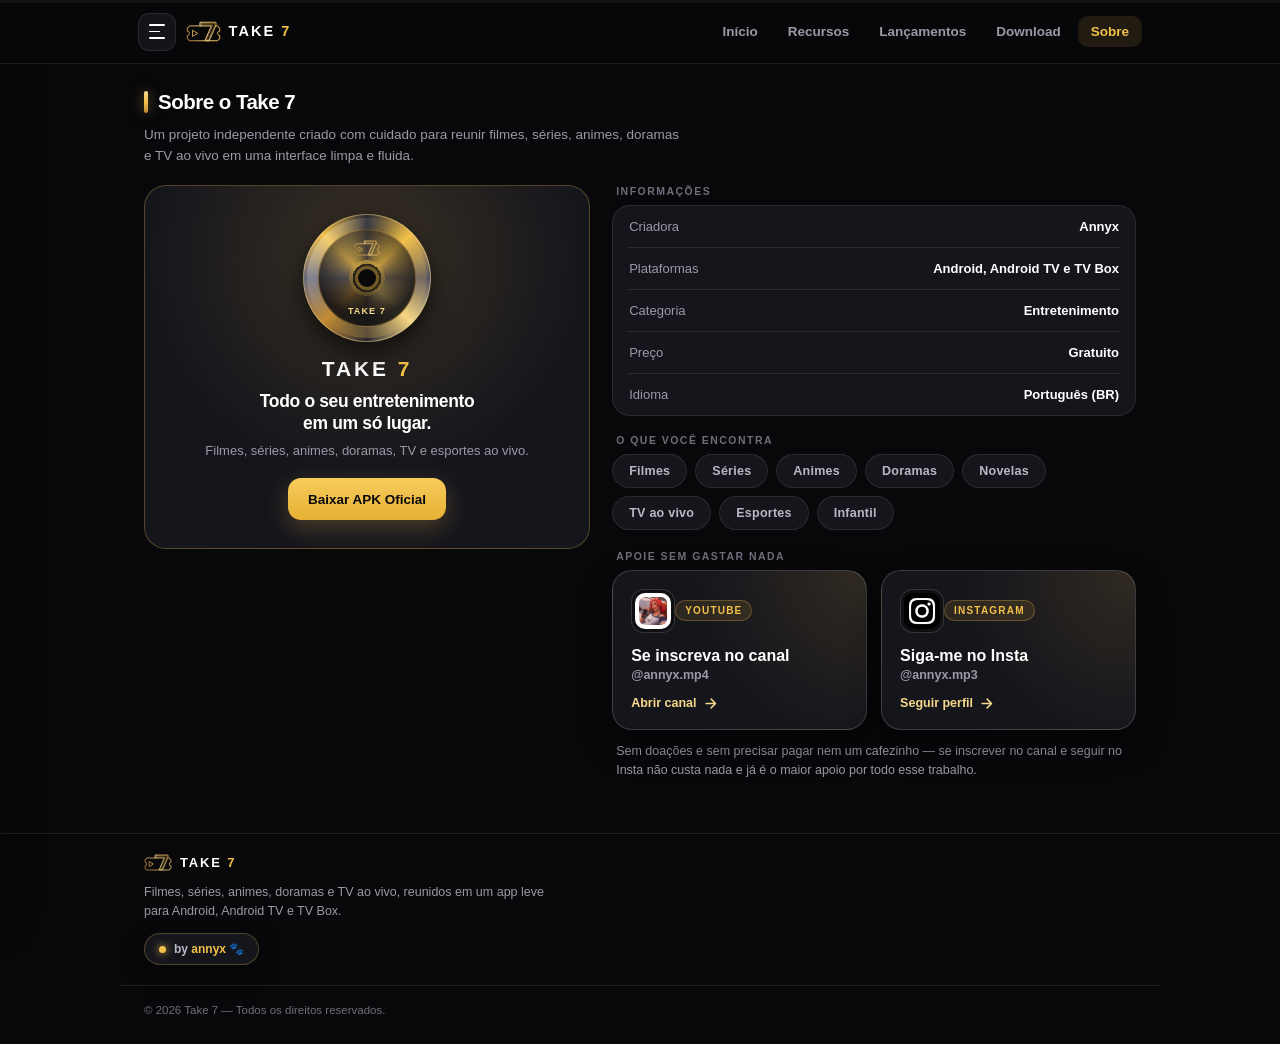
<file: docs/sobre/index.html>
<!DOCTYPE html>
<html lang="pt-BR">
<head>
  <meta charset="UTF-8">
  <meta name="viewport" content="width=device-width, initial-scale=1.0, viewport-fit=cover">
  <meta name="robots" content="index, follow, max-image-preview:large, max-snippet:-1, max-video-preview:-1">
  <meta name="theme-color" content="#08080B">
  <meta name="application-name" content="Take 7">
  <meta name="apple-mobile-web-app-title" content="Take 7">
  <meta name="referrer" content="no-referrer">
  <meta http-equiv="X-Content-Type-Options" content="nosniff">
  <meta http-equiv="Content-Security-Policy" content="default-src 'self'; img-src 'self' https: data:; style-src 'self' https://fonts.googleapis.com; font-src 'self' https://fonts.gstatic.com; script-src 'self'; connect-src 'self' https://api.github.com;">
  <meta name="description" content="Conheça o Take 7, aplicativo criado por Annyx para assistir filmes, séries, animes, doramas e TV ao vivo no Android, Android TV e TV Box.">
  <link rel="canonical" href="https://take-7.github.io/sobre/">
  <meta property="og:type" content="website">
  <meta property="og:locale" content="pt_BR">
  <meta property="og:site_name" content="Take 7">
  <meta property="og:url" content="https://take-7.github.io/sobre/">
  <meta property="og:title" content="Sobre o Take 7 — Filmes, Séries, Animes e TV ao Vivo">
  <meta property="og:description" content="Conheça o Take 7, aplicativo criado por Annyx para assistir filmes, séries, animes, doramas e TV ao vivo no Android, Android TV e TV Box.">
  <meta property="og:image" content="https://take-7.github.io/assets/og-preview.png">
  <meta property="og:image:secure_url" content="https://take-7.github.io/assets/og-preview.png">
  <meta property="og:image:type" content="image/png">
  <meta property="og:image:width" content="1200">
  <meta property="og:image:height" content="630">
  <meta property="og:image:alt" content="Take 7 — Filmes, Séries, Animes e TV ao Vivo">
  <meta name="twitter:card" content="summary_large_image">
  <meta name="twitter:title" content="Sobre o Take 7 — Filmes, Séries, Animes e TV ao Vivo">
  <meta name="twitter:description" content="Conheça o Take 7, aplicativo criado por Annyx para assistir filmes, séries, animes, doramas e TV ao vivo no Android, Android TV e TV Box.">
  <meta name="twitter:image" content="https://take-7.github.io/assets/og-preview.png">
  <title>Sobre o Take 7 — Filmes, Séries, Animes e TV ao Vivo</title>
  <link rel="icon" href="/favicon.ico" sizes="any">
  <link rel="shortcut icon" href="/favicon.ico">
  <link rel="icon" type="image/png" sizes="48x48" href="/assets/favicon-48x48.png">
  <link rel="icon" type="image/png" sizes="96x96" href="/assets/favicon-96x96.png">
  <link rel="icon" type="image/png" sizes="192x192" href="/assets/favicon-192x192.png">
  <link rel="icon" type="image/png" sizes="512x512" href="/assets/icon-512.png">
  <link rel="apple-touch-icon" sizes="180x180" href="/assets/apple-touch-icon.png">
  <link rel="manifest" href="/site.webmanifest">
  <link rel="preconnect" href="https://fonts.googleapis.com">
  <link rel="preconnect" href="https://fonts.gstatic.com" crossorigin>
  <link href="https://fonts.googleapis.com/css2?family=Inter:wght@400;500;600;700;800;900&display=swap" rel="stylesheet">
  <link rel="stylesheet" href="../style.css">
  <script type="application/ld+json">{"@context":"https://schema.org","@graph":[{"@type":"AboutPage","@id":"https://take-7.github.io/sobre/#webpage","url":"https://take-7.github.io/sobre/","name":"Sobre o Take 7 — Filmes, Séries, Animes e TV ao Vivo","description":"Conheça o Take 7, aplicativo criado por Annyx para assistir filmes, séries, animes, doramas e TV ao vivo no Android, Android TV e TV Box.","isPartOf":{"@id":"https://take-7.github.io/#website"},"primaryImageOfPage":{"@type":"ImageObject","url":"https://take-7.github.io/assets/og-preview.png","width":1200,"height":630},"inLanguage":"pt-BR"},{"@type":"BreadcrumbList","itemListElement":[{"@type":"ListItem","position":1,"name":"Take 7","item":"https://take-7.github.io/"},{"@type":"ListItem","position":2,"name":"Sobre","item":"https://take-7.github.io/sobre/"}]}]}</script>
</head>
<body data-page="about">
  <div class="scroll-progress" aria-hidden="true"><span class="scroll-progress-fill" id="scrollProgressFill"></span></div>

  <header class="topbar scrolled" id="topbar">
    <div class="topbar-inner">
      <div class="topbar-left">
        <button class="burger" id="burgerBtn" type="button" aria-label="Abrir menu" aria-expanded="false">
          <span></span>
          <span></span>
          <span></span>
        </button>
        <a href="../" class="brand" aria-label="Take 7">
          <img src="../assets/logo.svg" alt="Take 7" class="brand-mark" draggable="false">
          <span class="wordmark">TAKE<span> 7</span></span>
        </a>
      </div>
      <div class="topbar-right">
        <nav class="desk-nav" aria-label="Navegação">
          <a href="../" class="nav-link">Início</a>
          <a href="../" class="nav-link" data-jump="recursos">Recursos</a>
          <a href="../" class="nav-link" data-jump="explorar">Lançamentos</a>
          <a href="../" class="nav-link" data-jump="download">Download</a>
          <a href="./" class="nav-link active">Sobre</a>
        </nav>
      </div>
    </div>
  </header>

  <div class="drawer-veil" id="drawerVeil"></div>
  <aside class="drawer" id="drawer" aria-hidden="true">
    <div class="drawer-head">
      <a href="../" class="brand drawer-brand">
        <img src="../assets/logo.svg" alt="Take 7" class="brand-mark" draggable="false">
        <span class="wordmark">TAKE<span> 7</span></span>
      </a>
      <button class="drawer-close" id="drawerClose" type="button" aria-label="Fechar menu">
        <svg viewBox="0 0 24 24" width="18" height="18" fill="none" stroke="currentColor" stroke-width="2.2" stroke-linecap="round">
          <path d="M18 6L6 18M6 6l12 12"/>
        </svg>
      </button>
    </div>
    <nav class="drawer-links">
      <a href="../" class="drawer-item">
        <svg viewBox="0 0 24 24" width="19" height="19" fill="none" stroke="currentColor" stroke-width="2" stroke-linecap="round" stroke-linejoin="round">
          <path d="M3 10.5L12 3l9 7.5"/><path d="M5 9.5V20h14V9.5"/>
        </svg>
        <span>Início</span>
      </a>
      <a href="../" class="drawer-item" data-jump="recursos">
        <svg viewBox="0 0 24 24" width="19" height="19" fill="none" stroke="currentColor" stroke-width="2" stroke-linecap="round" stroke-linejoin="round">
          <path d="M3 3h7v7H3zM14 3h7v7h-7zM14 14h7v7h-7zM3 14h7v7H3z"/>
        </svg>
        <span>Recursos</span>
      </a>
      <a href="../" class="drawer-item" data-jump="explorar">
        <svg viewBox="0 0 24 24" width="19" height="19" fill="none" stroke="currentColor" stroke-width="2" stroke-linecap="round" stroke-linejoin="round">
          <polygon points="5 3 19 12 5 21 5 3"/>
        </svg>
        <span>Lançamentos</span>
      </a>
      <a href="../" class="drawer-item" data-jump="download">
        <svg viewBox="0 0 24 24" width="19" height="19" fill="none" stroke="currentColor" stroke-width="2" stroke-linecap="round" stroke-linejoin="round">
          <path d="M12 3v12"/><path d="M7 10l5 5 5-5"/><path d="M4 20h16"/>
        </svg>
        <span>Download</span>
      </a>
      <a href="../" class="drawer-item" data-jump="faq">
        <svg viewBox="0 0 24 24" width="19" height="19" fill="none" stroke="currentColor" stroke-width="2" stroke-linecap="round" stroke-linejoin="round">
          <circle cx="12" cy="12" r="9"/><path d="M9.5 9a2.5 2.5 0 015 0c0 1.6-2.5 2-2.5 4"/><path d="M12 17h.01"/>
        </svg>
        <span>Perguntas</span>
      </a>
      <div class="drawer-sep"></div>
      <a href="./" class="drawer-item active">
        <svg viewBox="0 0 24 24" width="19" height="19" fill="none" stroke="currentColor" stroke-width="2" stroke-linecap="round" stroke-linejoin="round">
          <circle cx="12" cy="12" r="9"/><path d="M12 16v-4"/><path d="M12 8h.01"/>
        </svg>
        <span>Sobre</span>
      </a>
    </nav>
  </aside>

  <main class="page-main">
    <section class="section about-page">
      <div class="container">
        <div class="sec-head">
          <span class="sec-bar"></span>
          <h1>Sobre o Take 7</h1>
        </div>
        <p class="sec-desc">Um projeto independente criado com cuidado para reunir filmes, séries, animes, doramas e TV ao vivo em uma interface limpa e fluida.</p>

        <div class="about-grid">
          <div class="about-stage" id="aboutStage">
            <div class="about-brand-card tilt-card" id="aboutBrandCard">
              <div class="card-shine"></div>
              <div class="about-disc-wrap">
                <div class="dvd-disc about-disc">
                  <div class="disc-foil"></div>
                  <div class="disc-label">
                    <img src="../assets/logo.svg" alt="Take 7" class="disc-logo" draggable="false">
                    <span class="disc-title">TAKE 7</span>
                  </div>
                  <div class="disc-hole"></div>
                </div>
              </div>
              <span class="wordmark about-wordmark">TAKE<span> 7</span></span>
              <p class="about-headline">Todo o seu entretenimento<br>em um só lugar.</p>
              <p class="about-copy">Filmes, séries, animes, doramas, TV e esportes ao vivo.</p>
              <a href="../" class="btn-gold about-cta" data-jump="download">Baixar APK Oficial</a>
            </div>
          </div>

          <div class="about-right">
            <span class="group-label">INFORMAÇÕES</span>
            <div class="info-card tilt-card">
              <div class="card-shine"></div>
              <div class="info-row">
                <span class="info-k">Criadora</span>
                <span class="info-v">Annyx</span>
              </div>
              <div class="info-sep"></div>
              <div class="info-row">
                <span class="info-k">Plataformas</span>
                <span class="info-v">Android, Android TV e TV Box</span>
              </div>
              <div class="info-sep"></div>
              <div class="info-row">
                <span class="info-k">Categoria</span>
                <span class="info-v">Entretenimento</span>
              </div>
              <div class="info-sep"></div>
              <div class="info-row">
                <span class="info-k">Preço</span>
                <span class="info-v">Gratuito</span>
              </div>
              <div class="info-sep"></div>
              <div class="info-row">
                <span class="info-k">Idioma</span>
                <span class="info-v">Português (BR)</span>
              </div>
            </div>

            <span class="group-label">O QUE VOCÊ ENCONTRA</span>
            <div class="about-chips">
              <span class="cat-chip">Filmes</span>
              <span class="cat-chip">Séries</span>
              <span class="cat-chip">Animes</span>
              <span class="cat-chip">Doramas</span>
              <span class="cat-chip">Novelas</span>
              <span class="cat-chip">TV ao vivo</span>
              <span class="cat-chip">Esportes</span>
              <span class="cat-chip">Infantil</span>
            </div>

            <span class="group-label">APOIE SEM GASTAR NADA</span>
            <div class="social-grid-3d about-socials">
              <button type="button" class="social-card-3d tilt-card" id="btnYoutube" data-social="youtube">
                <div class="card-shine"></div>
                <div class="social-card-top">
                  <div class="social-icon-3d">
                    <img src="../assets/social_youtube.png" alt="YouTube" class="social-icon social-yt" draggable="false">
                  </div>
                  <span class="social-tag">YOUTUBE</span>
                </div>
                <div class="social-card-copy">
                  <strong>Se inscreva no canal</strong>
                  <span>@annyx.mp4</span>
                </div>
                <div class="social-card-cta">
                  <span>Abrir canal</span>
                  <svg viewBox="0 0 24 24" width="15" height="15" fill="none" stroke="currentColor" stroke-width="2.4" stroke-linecap="round" stroke-linejoin="round">
                    <path d="M5 12h14"/><path d="M13 5l7 7-7 7"/>
                  </svg>
                </div>
              </button>

              <button type="button" class="social-card-3d tilt-card" id="btnInstagram" data-social="instagram">
                <div class="card-shine"></div>
                <div class="social-card-top">
                  <div class="social-icon-3d">
                    <img src="../assets/social_instagram.png" alt="Instagram" class="social-icon" draggable="false">
                  </div>
                  <span class="social-tag">INSTAGRAM</span>
                </div>
                <div class="social-card-copy">
                  <strong>Siga-me no Insta</strong>
                  <span>@annyx.mp3</span>
                </div>
                <div class="social-card-cta">
                  <span>Seguir perfil</span>
                  <svg viewBox="0 0 24 24" width="15" height="15" fill="none" stroke="currentColor" stroke-width="2.4" stroke-linecap="round" stroke-linejoin="round">
                    <path d="M5 12h14"/><path d="M13 5l7 7-7 7"/>
                  </svg>
                </div>
              </button>
            </div>
            <p class="social-footnote">Sem doações e sem precisar pagar nem um cafezinho — se inscrever no canal e seguir no Insta não custa nada e já é o maior apoio por todo esse trabalho.</p>
          </div>
        </div>
      </div>
    </section>
  </main>

  <footer class="footer">
    <div class="container footer-simple">
      <a href="../" class="brand" aria-label="Take 7">
        <img src="../assets/logo.svg" alt="Take 7" class="brand-mark-sm" draggable="false">
        <span class="wordmark wordmark-sm">TAKE<span> 7</span></span>
      </a>
      <p class="footer-tag">Filmes, séries, animes, doramas e TV ao vivo, reunidos em um app leve para Android, Android TV e TV Box.</p>
      <span class="credit-pill-3d tilt-card">
        <span class="credit-dot"></span>
        <span>by <strong>annyx</strong> 🐾</span>
      </span>
    </div>

    <div class="container footer-bottom">
      <span>© <span id="footYear">2026</span> Take 7 — Todos os direitos reservados.</span>
    </div>
  </footer>

  <button class="to-top" id="toTop" type="button" aria-label="Voltar ao topo">
    <svg viewBox="0 0 24 24" width="20" height="20" fill="none" stroke="currentColor" stroke-width="2.4" stroke-linecap="round" stroke-linejoin="round">
      <path d="M12 19V5"/><path d="M5 12l7-7 7 7"/>
    </svg>
  </button>

  <div class="toast" id="toast" role="status" aria-live="polite"></div>

  <div class="guard-shield" id="guardShield" aria-hidden="true">
    <img src="../assets/logo.svg" alt="Take 7" class="guard-logo" draggable="false">
    <p>Navegação protegida</p>
  </div>

  <script src="../app.js" defer></script>
</body>
</html>
</file>
<file: docs/style.css>
:root {
  --ink: #08080B;
  --ink2: #0E0E13;
  --card: #15151C;
  --card-hi: #1A1A23;
  --field: #17171E;
  --hair: rgba(255, 255, 255, 0.09);
  --hair2: rgba(255, 255, 255, 0.16);
  --dim: #9A9AA7;
  --dim2: #6E6E7A;
  --soft: #B9B9C4;
  --gold: #F3C14A;
  --gold-soft: #F7D98A;
  --gold-deep: #C28A34;
}

*,
*::before,
*::after {
  box-sizing: border-box;
  margin: 0;
  padding: 0;
  -webkit-tap-highlight-color: transparent;
  -webkit-touch-callout: none;
  outline: none;
}

a,
button,
[role="button"] {
  -webkit-tap-highlight-color: transparent;
  touch-action: manipulation;
  outline: none;
}

a:focus-visible,
button:focus-visible {
  box-shadow: 0 0 0 2px rgba(243, 193, 74, 0.6);
}

html {
  scroll-behavior: smooth;
  background: var(--ink);
  color: #fff;
  font-family: 'Inter', -apple-system, BlinkMacSystemFont, 'Segoe UI', Roboto, sans-serif;
  -webkit-font-smoothing: antialiased;
}

body {
  min-height: 100vh;
  min-height: 100svh;
  display: flex;
  flex-direction: column;
  background: var(--ink);
  color: #fff;
  overflow-x: hidden;
  user-select: none;
  -webkit-user-select: none;
}

main {
  flex: 1;
}

img {
  -webkit-user-drag: none;
  user-drag: none;
  display: block;
}

a {
  color: inherit;
  text-decoration: none;
}

button {
  font: inherit;
  color: inherit;
  background: none;
  border: 0;
  cursor: pointer;
}

.container {
  width: 100%;
  max-width: 1040px;
  margin: 0 auto;
  padding: 0 18px;
}

.topbar {
  position: fixed;
  top: 0;
  left: 0;
  right: 0;
  z-index: 60;
  height: 60px;
  transition: background 0.22s ease, border-color 0.22s ease;
  border-bottom: 1px solid transparent;
}

.topbar.scrolled {
  background: rgba(8, 8, 11, 0.94);
  border-bottom-color: var(--hair);
}

.topbar-inner {
  max-width: 1040px;
  height: 100%;
  margin: 0 auto;
  padding: 0 18px;
  display: flex;
  align-items: center;
  justify-content: space-between;
}

.topbar-left,
.topbar-right {
  display: flex;
  align-items: center;
  gap: 10px;
}

.brand {
  display: inline-flex;
  align-items: center;
  gap: 8px;
}

.brand-mark {
  height: 21px;
  width: auto;
}

.brand-mark-sm {
  height: 17px;
  width: auto;
}

.wordmark {
  font-size: 14.5px;
  font-weight: 900;
  letter-spacing: 0.14em;
  color: #fff;
  line-height: 1;
}

.wordmark span {
  color: var(--gold);
}

.wordmark-sm {
  font-size: 13px;
}

.desk-nav {
  display: none;
  align-items: center;
  gap: 4px;
}

.nav-link {
  padding: 8px 13px;
  border-radius: 10px;
  font-size: 13.5px;
  font-weight: 600;
  color: var(--dim);
  transition: color 0.18s ease, background 0.18s ease;
}

.nav-link:hover {
  color: #fff;
  background: rgba(255, 255, 255, 0.06);
}

.nav-link.active {
  color: var(--gold);
  background: rgba(243, 193, 74, 0.11);
}

.burger {
  width: 38px;
  height: 38px;
  border-radius: 11px;
  border: 1px solid var(--hair);
  background: rgba(21, 21, 28, 0.92);
  display: inline-flex;
  flex-direction: column;
  align-items: center;
  justify-content: center;
  gap: 4.5px;
  transition: border-color 0.2s ease, background 0.2s ease;
}

.burger span {
  width: 16px;
  height: 1.8px;
  border-radius: 2px;
  background: #fff;
  transition: transform 0.22s ease, opacity 0.18s ease;
}

.burger span:nth-child(2) {
  width: 11px;
  align-self: flex-start;
  margin-left: 10px;
}

.burger.open span:nth-child(1) {
  transform: translateY(6.3px) rotate(45deg);
}

.burger.open span:nth-child(2) {
  opacity: 0;
}

.burger.open span:nth-child(3) {
  transform: translateY(-6.3px) rotate(-45deg);
}

.drawer-veil {
  position: fixed;
  inset: 0;
  z-index: 80;
  background: rgba(0, 0, 0, 0.68);
  opacity: 0;
  pointer-events: none;
  transition: opacity 0.22s ease;
}

.drawer-veil.open {
  opacity: 1;
  pointer-events: auto;
}

.drawer {
  position: fixed;
  top: 10px;
  left: 10px;
  bottom: 10px;
  z-index: 90;
  width: min(280px, calc(100vw - 24px));
  border-radius: 22px;
  background:
    radial-gradient(circle at 0% 0%, rgba(243, 193, 74, 0.11), transparent 56%),
    linear-gradient(180deg, #15151C, #0B0B0F);
  border: 1px solid var(--hair);
  padding: 16px 14px;
  display: flex;
  flex-direction: column;
  transform: translate3d(calc(-100% - 24px), 0, 0);
  transition: transform 0.26s cubic-bezier(0.22, 1, 0.36, 1);
  box-shadow: 0 20px 50px rgba(0, 0, 0, 0.6);
}

.drawer.open {
  transform: translate3d(0, 0, 0);
}

.drawer-head {
  display: flex;
  align-items: center;
  justify-content: space-between;
  padding: 4px 6px 18px;
}

.drawer-close {
  width: 34px;
  height: 34px;
  border-radius: 10px;
  border: 1px solid var(--hair);
  display: grid;
  place-items: center;
  color: var(--soft);
}

.drawer-links {
  display: flex;
  flex-direction: column;
  gap: 4px;
}

.drawer-item {
  display: flex;
  align-items: center;
  gap: 13px;
  padding: 12px 14px;
  border-radius: 13px;
  color: var(--soft);
  font-size: 14.5px;
  font-weight: 600;
  transition: background 0.18s ease, color 0.18s ease;
}

.drawer-item.active {
  background: rgba(243, 193, 74, 0.12);
  color: var(--gold);
}

.drawer-sep {
  height: 1px;
  background: var(--hair);
  margin: 8px 10px;
}

.hero {
  position: relative;
  min-height: 92svh;
  display: flex;
  align-items: center;
  overflow: hidden;
  padding: 72px 0 34px;
  contain: layout style paint;
}

.hero-bg {
  position: absolute;
  inset: 0;
  pointer-events: none;
  overflow: hidden;
}

.ambient-canvas {
  position: absolute;
  inset: 0;
  width: 100%;
  height: 100%;
  opacity: 0.72;
}

.grid-floor {
  position: absolute;
  left: -30%;
  right: -30%;
  bottom: -18%;
  height: 54%;
  background-image:
    linear-gradient(rgba(243, 193, 74, 0.12) 1px, transparent 1px),
    linear-gradient(90deg, rgba(243, 193, 74, 0.12) 1px, transparent 1px);
  background-size: 40px 40px;
  transform: perspective(520px) rotateX(68deg);
  transform-origin: center bottom;
  mask-image: radial-gradient(ellipse 74% 80% at 50% 70%, #000 10%, transparent 78%);
  -webkit-mask-image: radial-gradient(ellipse 74% 80% at 50% 70%, #000 10%, transparent 78%);
  opacity: 0.58;
}

.hero-orb {
  position: absolute;
  left: 50%;
  top: 18%;
  width: 350px;
  height: 350px;
  transform: translate3d(-50%, 0, 0);
  border-radius: 50%;
  background: radial-gradient(circle, rgba(243, 193, 74, 0.22) 0%, rgba(194, 138, 52, 0.06) 44%, transparent 72%);
}

.hero-layout {
  position: relative;
  z-index: 2;
  display: flex;
  flex-direction: column-reverse;
  align-items: center;
  gap: 22px;
}

.hero-copy {
  width: 100%;
  max-width: 520px;
  text-align: center;
  display: flex;
  flex-direction: column;
  align-items: center;
}

.hero-title {
  font-size: clamp(23px, 6vw, 41px);
  font-weight: 900;
  line-height: 1.1;
  letter-spacing: -0.03em;
  color: #fff;
  margin-bottom: 11px;
}

.hero-sub {
  font-size: 13.8px;
  line-height: 1.55;
  color: var(--soft);
  max-width: 440px;
  margin-bottom: 18px;
}

.hero-actions {
  width: 100%;
  display: flex;
  flex-wrap: wrap;
  justify-content: center;
  gap: 10px;
  margin-bottom: 16px;
}

.btn-gold,
.btn-ghost {
  display: inline-flex;
  align-items: center;
  justify-content: center;
  gap: 8px;
  height: 46px;
  padding: 0 22px;
  border-radius: 13px;
  font-size: 14px;
  font-weight: 800;
  transition: transform 0.16s ease, background 0.18s ease, border-color 0.18s ease, box-shadow 0.18s ease, opacity 0.18s ease;
}

.btn-gold {
  background: linear-gradient(180deg, #F6CB5B, #E8B135);
  color: var(--ink);
  box-shadow: 0 8px 24px rgba(243, 193, 74, 0.25);
}

.btn-gold:active,
.btn-ghost:active {
  transform: scale(0.96);
}

.btn-gold:disabled,
.btn-ghost:disabled {
  opacity: 0.76;
  cursor: wait;
  transform: none;
}

.btn-ghost {
  background: var(--card);
  color: #fff;
  border: 1px solid var(--hair2);
}

.btn-full {
  width: 100%;
}

.hero-pills {
  display: flex;
  flex-wrap: wrap;
  justify-content: center;
  gap: 7px;
}

.pill {
  font-size: 11.5px;
  font-weight: 700;
  color: var(--soft);
  padding: 6px 13px;
  border-radius: 999px;
  background: var(--ink2);
  border: 1px solid var(--hair);
  transition: color 0.18s ease, border-color 0.18s ease, background 0.18s ease, transform 0.15s ease;
}

.pill:active {
  transform: scale(0.95);
}

.pill.active {
  color: var(--gold);
  background: rgba(243, 193, 74, 0.13);
  border-color: rgba(243, 193, 74, 0.45);
}

.stage-wrap {
  width: 100%;
  display: flex;
  flex-direction: column;
  align-items: center;
}

.stage-viewport {
  width: 100%;
  max-width: 340px;
  height: 344px;
  perspective: 1080px;
  display: grid;
  place-items: center;
  touch-action: pan-y;
  cursor: grab;
  position: relative;
}

.stage-viewport.dragging {
  cursor: grabbing;
}

.orbit-tag {
  position: absolute;
  z-index: 1;
  display: inline-flex;
  align-items: center;
  gap: 6px;
  padding: 6px 11px;
  border-radius: 999px;
  background: rgba(16, 16, 22, 0.92);
  border: 1px solid rgba(243, 193, 74, 0.28);
  color: var(--gold-soft);
  font-size: 10.5px;
  font-weight: 800;
  letter-spacing: 0.04em;
  box-shadow: 0 10px 24px rgba(0, 0, 0, 0.48);
  pointer-events: none;
  transition: opacity 0.35s ease, transform 0.45s cubic-bezier(0.22, 1, 0.36, 1);
}

.orbit-dot {
  width: 6px;
  height: 6px;
  border-radius: 50%;
  background: var(--gold);
  box-shadow: 0 0 8px var(--gold);
}

.orbit-tag-top {
  top: 4px;
  right: 4px;
  animation: orbitFloatA 4.6s ease-in-out infinite;
}

.orbit-tag-bottom {
  bottom: 4px;
  left: 4px;
  animation: orbitFloatB 5.2s ease-in-out infinite;
}

.stage-viewport.showcase-busy .orbit-tag-top {
  opacity: 0;
  transform: translate3d(18px, -14px, 0) scale(0.86);
}

.stage-viewport.showcase-busy .orbit-tag-bottom {
  opacity: 0;
  transform: translate3d(-18px, 14px, 0) scale(0.86);
}

@keyframes orbitFloatA {
  0%, 100% { translate: 0 0; }
  50% { translate: 0 -6px; }
}

@keyframes orbitFloatB {
  0%, 100% { translate: 0 0; }
  50% { translate: 0 6px; }
}

.stage-rig {
  position: relative;
  z-index: 3;
  width: 194px;
  height: 278px;
  transform-style: preserve-3d;
  will-change: transform;
}

.stage-shadow {
  position: absolute;
  left: 50%;
  bottom: -24px;
  width: 184px;
  height: 36px;
  margin-left: -92px;
  border-radius: 50%;
  background: radial-gradient(ellipse, rgba(0, 0, 0, 0.72) 0%, transparent 72%);
  transform: rotateX(78deg) translateZ(-26px);
  pointer-events: none;
}

.stage-ring {
  position: absolute;
  left: 50%;
  top: 50%;
  border-radius: 50%;
  pointer-events: none;
  transform-style: preserve-3d;
}

.stage-ring-outer {
  width: 282px;
  height: 282px;
  margin: -141px 0 0 -141px;
  border: 1px solid rgba(243, 193, 74, 0.25);
  transform: translateZ(-56px) rotateX(68deg);
}

.stage-ring-inner {
  width: 222px;
  height: 222px;
  margin: -111px 0 0 -111px;
  border: 1px dashed rgba(247, 217, 138, 0.22);
  transform: translateZ(-34px) rotateX(68deg);
}

.dvd-case {
  position: relative;
  width: 100%;
  height: 100%;
  transform-style: preserve-3d;
}

.dvd-back-tray {
  position: absolute;
  inset: 0;
  transform-style: preserve-3d;
  transform: translateZ(-12px);
}

.tray-inner {
  position: absolute;
  inset: 0;
  border-radius: 6px 11px 11px 6px;
  background: radial-gradient(circle at 52% 50%, #1d1d26 0%, #0d0d12 72%);
  border: 2px solid #22222c;
  box-shadow: inset 0 0 24px rgba(0, 0, 0, 0.85);
  display: grid;
  place-items: center;
  backface-visibility: hidden;
  transform: translateZ(1px);
  overflow: visible;
}

.tray-hub-ring {
  position: absolute;
  width: 160px;
  height: 160px;
  border-radius: 50%;
  border: 1.5px solid rgba(255, 255, 255, 0.08);
  box-shadow: inset 0 0 18px rgba(0, 0, 0, 0.85);
}

.dvd-disc {
  position: relative;
  width: 150px;
  height: 150px;
  border-radius: 50%;
  background:
    radial-gradient(circle at 50% 50%, #0b0b10 0 16%, rgba(243, 193, 74, 0.55) 16% 20%, transparent 20%),
    conic-gradient(from 0deg, #272732, #F3C14A, #525264, #F7D98A, #252531, #C28A34, #68687c, #F3C14A, #272732);
  border: 1.5px solid rgba(247, 217, 138, 0.45);
  box-shadow: 0 10px 24px rgba(0, 0, 0, 0.65);
  display: grid;
  place-items: center;
  transform: translate3d(0, 0, 6px);
  transition: transform 0.65s cubic-bezier(0.22, 1, 0.36, 1);
  animation: discSpin 9s linear infinite;
}

.dvd-case.is-open .dvd-disc {
  transform: translate3d(34px, 0, 22px);
}

.disc-foil {
  position: absolute;
  inset: 3px;
  border-radius: 50%;
  background: linear-gradient(125deg, rgba(255, 255, 255, 0.35), transparent 42%, rgba(243, 193, 74, 0.28) 68%, transparent);
  pointer-events: none;
}

.disc-label {
  position: relative;
  z-index: 2;
  width: 116px;
  height: 116px;
  border-radius: 50%;
  background: radial-gradient(circle at 50% 28%, rgba(243, 193, 74, 0.16), rgba(14, 14, 19, 0.88) 70%);
  border: 1px solid rgba(243, 193, 74, 0.35);
  display: flex;
  flex-direction: column;
  align-items: center;
  justify-content: space-between;
  padding: 13px 10px 14px;
  text-align: center;
}

.disc-logo {
  height: 16px;
  width: auto;
}

.disc-title {
  font-size: 9px;
  font-weight: 900;
  letter-spacing: 0.12em;
  color: var(--gold-soft);
  max-width: 90px;
  white-space: nowrap;
  overflow: hidden;
  text-overflow: ellipsis;
}

.disc-hole {
  position: absolute;
  width: 24px;
  height: 24px;
  border-radius: 50%;
  background: #08080B;
  border: 3px solid rgba(243, 193, 74, 0.45);
  z-index: 3;
}

@keyframes discSpin {
  from { rotate: 0deg; }
  to { rotate: 360deg; }
}

.dvd-back-face {
  position: absolute;
  inset: 0;
  border-radius: 11px 6px 6px 11px;
  background: linear-gradient(160deg, #171721, #0c0c11);
  border: 2px solid #262632;
  padding: 14px 13px 12px;
  display: flex;
  flex-direction: column;
  justify-content: space-between;
  gap: 10px;
  transform: rotateY(180deg) translateZ(1px);
  backface-visibility: hidden;
}

.back-top-bar {
  display: flex;
  align-items: center;
  justify-content: space-between;
  padding-bottom: 8px;
  border-bottom: 1px solid var(--hair);
}

.back-logo {
  height: 16px;
  width: auto;
}

.back-edition {
  font-size: 9px;
  font-weight: 800;
  letter-spacing: 0.12em;
  color: var(--gold);
}

.back-synopsis {
  font-size: 10.5px;
  line-height: 1.5;
  color: var(--soft);
  text-align: left;
}

.back-specs {
  display: grid;
  grid-template-columns: repeat(2, 1fr);
  gap: 5px;
}

.back-specs span {
  font-size: 8.5px;
  font-weight: 800;
  letter-spacing: 0.06em;
  color: var(--gold-soft);
  background: rgba(243, 193, 74, 0.1);
  border: 1px solid rgba(243, 193, 74, 0.25);
  border-radius: 6px;
  padding: 4px 5px;
  text-align: center;
}

.back-bottom {
  display: flex;
  align-items: center;
  justify-content: space-between;
  gap: 8px;
  padding-top: 6px;
  border-top: 1px solid var(--hair);
}

.back-barcode {
  width: 68px;
  height: 22px;
  border-radius: 3px;
  background: repeating-linear-gradient(90deg, #fff 0 2px, #08080B 2px 4px, #fff 4px 5px, #08080B 5px 8px);
  opacity: 0.85;
}

.dvd-spine {
  position: absolute;
  top: 0;
  bottom: 0;
  left: -12px;
  width: 24px;
  background: linear-gradient(90deg, #13131b, #232330 48%, #101016);
  border-top: 2px solid #2a2a38;
  border-bottom: 2px solid #2a2a38;
  transform: rotateY(-90deg);
  display: flex;
  flex-direction: column;
  align-items: center;
  justify-content: space-between;
  padding: 14px 2px;
}

.spine-logo {
  width: 15px;
  height: auto;
}

.spine-word {
  writing-mode: vertical-rl;
  transform: rotate(180deg);
  font-size: 11px;
  font-weight: 900;
  letter-spacing: 0.24em;
  color: var(--gold);
}

.spine-dvd {
  font-size: 7.5px;
  font-weight: 900;
  letter-spacing: 0.08em;
  color: var(--soft);
}

.dvd-side-right {
  position: absolute;
  top: 2px;
  bottom: 2px;
  right: -12px;
  width: 24px;
  background: linear-gradient(90deg, #0d0d13, #1e1e29 50%, #0d0d13);
  transform: rotateY(90deg);
  display: grid;
  place-items: center;
}

.clasp-notch {
  width: 8px;
  height: 44px;
  border-radius: 4px;
  background: #07070a;
  border: 1px solid rgba(255, 255, 255, 0.14);
}

.dvd-side-top,
.dvd-side-bottom {
  position: absolute;
  left: 0;
  right: 0;
  height: 24px;
  background: linear-gradient(180deg, #1b1b26, #0d0d13);
}

.dvd-side-top {
  top: -12px;
  transform: rotateX(90deg);
}

.dvd-side-bottom {
  bottom: -12px;
  transform: rotateX(-90deg);
}

.dvd-door {
  position: absolute;
  inset: 0;
  transform-style: preserve-3d;
  transform-origin: left center;
  transform: translateZ(12px) rotateY(0deg);
  transition: transform 0.72s cubic-bezier(0.22, 1, 0.36, 1);
}

.dvd-case.is-open .dvd-door {
  transform: translateZ(12px) rotateY(-122deg);
}

.dvd-front,
.dvd-inside-left {
  position: absolute;
  inset: 0;
  border-radius: 5px 11px 11px 5px;
  backface-visibility: hidden;
  overflow: hidden;
}

.dvd-front {
  background: linear-gradient(160deg, #191922, #0d0d13);
  border: 2px solid rgba(243, 193, 74, 0.38);
  box-shadow:
    inset 0 1px 0 rgba(255, 255, 255, 0.25),
    inset -2px 0 6px rgba(0, 0, 0, 0.6),
    0 20px 38px rgba(0, 0, 0, 0.62);
  display: flex;
  flex-direction: column;
}

.plastic-sheen {
  position: absolute;
  inset: -45%;
  z-index: 6;
  pointer-events: none;
  background: linear-gradient(125deg, transparent 36%, rgba(255, 255, 255, 0.22) 48%, rgba(247, 217, 138, 0.14) 54%, transparent 64%);
  transform: translate3d(0, 0, 0);
}

.dvd-plastic-header {
  height: 28px;
  padding: 0 10px;
  background: linear-gradient(180deg, #1a1a24, #0a0a0f);
  border-bottom: 1px solid rgba(243, 193, 74, 0.34);
  display: flex;
  align-items: center;
  justify-content: space-between;
  position: relative;
  z-index: 3;
}

.dvd-hdr-brand {
  font-size: 10.5px;
  font-weight: 900;
  letter-spacing: 0.14em;
  color: #fff;
}

.dvd-hdr-brand span {
  color: var(--gold);
}

.dvd-hdr-tag {
  font-size: 8px;
  font-weight: 800;
  letter-spacing: 0.08em;
  color: var(--ink);
  background: linear-gradient(180deg, #F6CB5B, #E8B135);
  padding: 2px 6px;
  border-radius: 4px;
  text-transform: uppercase;
}

.dvd-sleeve {
  position: relative;
  flex: 1;
  overflow: hidden;
  background: linear-gradient(140deg, #1b1b26, #0d0d13);
}

.dvd-poster {
  position: absolute;
  inset: 0;
  width: 100%;
  height: 100%;
  object-fit: cover;
  opacity: 0;
  transition: opacity 0.35s ease;
}

.dvd-poster.ready {
  opacity: 1;
}

.dvd-sleeve-grad {
  position: absolute;
  inset: 0;
  background: linear-gradient(180deg, rgba(8, 8, 11, 0.05) 0%, rgba(8, 8, 11, 0.35) 58%, rgba(8, 8, 11, 0.94) 100%);
}

.dvd-sleeve-meta {
  position: absolute;
  left: 10px;
  right: 10px;
  bottom: 8px;
  display: flex;
  flex-direction: column;
  gap: 2px;
  text-align: left;
  z-index: 2;
}

.dvd-cover-title {
  font-size: 13.5px;
  font-weight: 900;
  color: #fff;
  line-height: 1.18;
  white-space: nowrap;
  overflow: hidden;
  text-overflow: ellipsis;
  text-shadow: 0 2px 10px rgba(0, 0, 0, 0.9);
}

.dvd-cover-sub {
  font-size: 9.5px;
  font-weight: 600;
  color: var(--gold-soft);
  white-space: nowrap;
  overflow: hidden;
  text-overflow: ellipsis;
}

.dvd-plastic-footer {
  height: 30px;
  padding: 0 10px;
  background: linear-gradient(180deg, #0c0c12, #15151e);
  border-top: 1px solid rgba(255, 255, 255, 0.1);
  display: flex;
  align-items: center;
  justify-content: space-between;
  position: relative;
  z-index: 3;
}

.dvd-mark-svg {
  display: block;
}

.dvd-counter {
  font-size: 9.5px;
  font-weight: 800;
  letter-spacing: 0.08em;
  color: var(--dim);
}

.dvd-inside-left {
  transform: rotateY(180deg);
  background: linear-gradient(165deg, #16161f, #0b0b10);
  border: 2px solid #262632;
  padding: 16px 14px;
  display: flex;
  align-items: center;
  justify-content: center;
}

.booklet-clip {
  position: absolute;
  right: 8px;
  top: 50%;
  width: 6px;
  height: 54px;
  margin-top: -27px;
  border-radius: 3px;
  background: #232330;
}

.booklet-card {
  width: 100%;
  border-radius: 12px;
  padding: 16px 12px;
  background: radial-gradient(circle at 50% 0%, rgba(243, 193, 74, 0.16), transparent 65%), #111118;
  border: 1px solid rgba(243, 193, 74, 0.25);
  display: flex;
  flex-direction: column;
  align-items: center;
  gap: 8px;
  text-align: center;
}

.booklet-logo {
  height: 24px;
  width: auto;
}

.booklet-card strong {
  font-size: 13px;
  font-weight: 900;
  letter-spacing: 0.14em;
}

.booklet-card strong span {
  color: var(--gold);
}

.booklet-card p {
  font-size: 10.5px;
  line-height: 1.45;
  color: var(--soft);
}

.booklet-badge {
  font-size: 8.5px;
  font-weight: 800;
  letter-spacing: 0.1em;
  color: var(--gold);
  padding: 4px 8px;
  border-radius: 999px;
  background: rgba(243, 193, 74, 0.12);
  border: 1px solid rgba(243, 193, 74, 0.3);
}

.reveal-3d {
  opacity: 0;
  transform: perspective(900px) translateY(22px) rotateX(6deg);
  transition: opacity 0.55s cubic-bezier(0.22, 1, 0.36, 1), transform 0.55s cubic-bezier(0.22, 1, 0.36, 1);
}

.reveal-3d.is-visible {
  opacity: 1;
  transform: perspective(900px) translateY(0) rotateX(0deg);
}

.showcase {
  padding: 20px 0 30px;
  scroll-margin-top: 66px;
  contain: layout style;
}

.section {
  padding: 34px 0;
  scroll-margin-top: 66px;
  contain: layout style;
}

.page-main {
  padding-top: 64px;
}

.about-page {
  padding-top: 26px;
}

.sec-head-row {
  display: flex;
  align-items: center;
  justify-content: space-between;
  gap: 12px;
  margin-bottom: 10px;
}

.sec-head {
  display: flex;
  align-items: center;
  gap: 10px;
  margin-bottom: 11px;
}

.sec-head-row .sec-head {
  margin-bottom: 0;
}

.sec-bar {
  width: 4px;
  height: 22px;
  border-radius: 4px;
  background: linear-gradient(180deg, var(--gold-soft), var(--gold), var(--gold-deep));
  box-shadow: 0 0 12px rgba(243, 193, 74, 0.5);
}

.sec-head h1,
.sec-head h2 {
  font-size: 20.5px;
  font-weight: 900;
  letter-spacing: -0.025em;
}

.sec-desc {
  color: var(--dim);
  font-size: 13.5px;
  line-height: 1.55;
  margin-bottom: 18px;
  max-width: 540px;
}

.rail-nav {
  display: flex;
  align-items: center;
  gap: 7px;
}

.rail-arrow {
  width: 36px;
  height: 36px;
  border-radius: 11px;
  background: var(--card);
  border: 1px solid var(--hair2);
  color: var(--soft);
  display: grid;
  place-items: center;
  transition: border-color 0.18s ease, color 0.18s ease, transform 0.15s ease;
}

.rail-arrow:active {
  transform: scale(0.92);
  color: var(--gold);
  border-color: rgba(243, 193, 74, 0.5);
}

.coverflow-wrap {
  width: 100%;
  overflow: hidden;
  perspective: 960px;
}

.poster-rail {
  display: flex;
  gap: 16px;
  overflow-x: auto;
  scroll-snap-type: x mandatory;
  padding: 20px max(18px, calc(50vw - 76px)) 24px;
  scrollbar-width: none;
  -webkit-overflow-scrolling: touch;
}

.poster-rail::-webkit-scrollbar {
  display: none;
}

.rail-card {
  flex: 0 0 148px;
  scroll-snap-align: center;
  display: flex;
  flex-direction: column;
  gap: 9px;
  transform-style: preserve-3d;
  will-change: transform;
  cursor: pointer;
}

.rail-thumb {
  width: 148px;
  aspect-ratio: 2 / 3;
  border-radius: 14px;
  overflow: hidden;
  background: linear-gradient(120deg, #171720 25%, #20202d 50%, #171720 75%);
  background-size: 200% 100%;
  animation: shimmer 1.6s ease-in-out infinite;
  border: 1.5px solid var(--hair);
  position: relative;
  box-shadow: 0 16px 32px rgba(0, 0, 0, 0.52);
  transition: border-color 0.22s ease, box-shadow 0.22s ease;
}

.rail-card.is-center .rail-thumb {
  border-color: rgba(243, 193, 74, 0.7);
  box-shadow: 0 22px 40px rgba(0, 0, 0, 0.72), 0 0 22px rgba(243, 193, 74, 0.22);
}

.rail-thumb.loaded {
  animation: none;
  background: #14141b;
}

.rail-thumb img {
  width: 100%;
  height: 100%;
  object-fit: cover;
  opacity: 0;
  transition: opacity 0.26s ease;
}

.rail-thumb img.ready {
  opacity: 1;
}

.rail-chip {
  position: absolute;
  left: 8px;
  top: 8px;
  font-size: 9px;
  font-weight: 800;
  letter-spacing: 0.06em;
  text-transform: uppercase;
  padding: 3px 7px;
  border-radius: 6px;
  background: rgba(8, 8, 11, 0.88);
  color: var(--gold);
  border: 1px solid rgba(243, 193, 74, 0.36);
}

.rail-name {
  font-size: 12.5px;
  font-weight: 700;
  color: #fff;
  text-align: center;
  white-space: nowrap;
  overflow: hidden;
  text-overflow: ellipsis;
}

.rail-skel-name {
  height: 12px;
  width: 76%;
  margin: 0 auto;
  border-radius: 6px;
  background: #1b1b24;
}

@keyframes shimmer {
  0% { background-position: 200% 0; }
  100% { background-position: -200% 0; }
}

.platform-switch {
  position: relative;
  display: grid;
  grid-template-columns: repeat(2, 1fr);
  width: 100%;
  max-width: 320px;
  padding: 4px;
  border-radius: 15px;
  background: var(--ink2);
  border: 1px solid var(--hair2);
  margin-bottom: 18px;
}

.switch-glider {
  position: absolute;
  top: 4px;
  left: 4px;
  width: calc(50% - 4px);
  height: calc(100% - 8px);
  border-radius: 11px;
  background: linear-gradient(180deg, #F6CB5B, #E8B135);
  box-shadow: 0 6px 18px rgba(243, 193, 74, 0.28);
  transition: transform 0.28s cubic-bezier(0.22, 1, 0.36, 1);
  pointer-events: none;
}

.platform-switch.tv-active .switch-glider {
  transform: translate3d(100%, 0, 0);
}

.plat-tab {
  position: relative;
  z-index: 2;
  height: 40px;
  border-radius: 11px;
  font-size: 13px;
  font-weight: 800;
  color: var(--dim);
  display: inline-flex;
  align-items: center;
  justify-content: center;
  gap: 7px;
  transition: color 0.2s ease;
}

.plat-tab.active {
  color: var(--ink);
}

.dl-stage {
  perspective: 960px;
}

.dl-card.is-hidden {
  display: none;
}

.dl-card.is-active {
  animation: cardFlipIn 0.42s cubic-bezier(0.22, 1, 0.36, 1) both;
}

@keyframes cardFlipIn {
  from {
    opacity: 0;
    transform: rotateY(-12deg) translateY(10px) scale(0.97);
  }
  to {
    opacity: 1;
    transform: rotateY(0deg) translateY(0) scale(1);
  }
}

.tilt-card {
  position: relative;
  transform-style: preserve-3d;
  transition: transform 0.22s ease, border-color 0.2s ease;
}

.card-shine {
  position: absolute;
  inset: 0;
  border-radius: inherit;
  pointer-events: none;
  background: radial-gradient(circle at var(--mx, 50%) var(--my, 20%), rgba(243, 193, 74, 0.16), transparent 58%);
  opacity: 0;
  transition: opacity 0.22s ease;
}

.tilt-card.tilting .card-shine {
  opacity: 1;
}

.dl-card {
  background: var(--card);
  border: 1px solid var(--hair);
  border-radius: 22px;
  padding: 22px;
  display: flex;
  flex-direction: column;
  gap: 13px;
  overflow: hidden;
  box-shadow: 0 18px 40px rgba(0, 0, 0, 0.48);
}

.dl-featured {
  background:
    radial-gradient(circle at 100% 0%, rgba(243, 193, 74, 0.14), transparent 56%),
    var(--card);
  border-color: rgba(243, 193, 74, 0.34);
}

.dl-featured::before {
  content: "";
  position: absolute;
  top: 0;
  left: 22px;
  right: 22px;
  height: 1.5px;
  background: linear-gradient(90deg, transparent, rgba(243, 193, 74, 0.78), transparent);
}

.dl-top {
  display: flex;
  align-items: center;
  justify-content: space-between;
}

.dl-ico {
  width: 46px;
  height: 46px;
  border-radius: 14px;
  background: rgba(243, 193, 74, 0.12);
  border: 1px solid rgba(243, 193, 74, 0.3);
  color: var(--gold);
  display: grid;
  place-items: center;
  transform: translateZ(18px);
}

.badge-gold,
.badge-dim {
  font-size: 11px;
  font-weight: 800;
  letter-spacing: 0.04em;
  padding: 5px 10px;
  border-radius: 999px;
}

.badge-gold {
  color: var(--gold);
  background: rgba(243, 193, 74, 0.12);
  border: 1px solid rgba(243, 193, 74, 0.32);
}

.badge-dim {
  color: var(--soft);
  background: rgba(255, 255, 255, 0.06);
  border: 1px solid var(--hair);
}

.dl-card h3 {
  font-size: 19px;
  font-weight: 900;
  letter-spacing: -0.02em;
}

.dl-card p {
  font-size: 13.5px;
  line-height: 1.58;
  color: var(--dim);
}

.dl-meta {
  font-size: 12px;
  font-weight: 600;
  color: var(--dim2);
}

.dl-progress {
  max-height: 0;
  opacity: 0;
  overflow: hidden;
  transition: max-height 0.26s ease, opacity 0.2s ease, margin 0.2s ease;
  margin: 0;
}

.dl-progress.active {
  max-height: 46px;
  opacity: 1;
  margin: 2px 0 4px;
}

.dl-progress-head {
  display: flex;
  justify-content: space-between;
  align-items: center;
  font-size: 11.5px;
  font-weight: 700;
  color: var(--gold-soft);
  margin-bottom: 6px;
}

.dl-track {
  width: 100%;
  height: 6px;
  border-radius: 999px;
  background: rgba(255, 255, 255, 0.08);
  overflow: hidden;
}

.dl-fill {
  height: 100%;
  width: 0%;
  border-radius: 999px;
  background: linear-gradient(90deg, #C28A34, #F3C14A, #F9DC87);
  transition: width 0.22s cubic-bezier(0.22, 1, 0.36, 1);
}

.install-note {
  margin-top: 16px;
  padding: 13px 15px;
  border-radius: 14px;
  background: var(--ink2);
  border: 1px solid var(--hair);
  display: flex;
  align-items: center;
  gap: 10px;
  font-size: 12.5px;
  line-height: 1.5;
  color: var(--dim);
}

.install-note svg {
  flex-shrink: 0;
  color: var(--gold);
}

.install-note strong {
  color: #fff;
  font-weight: 700;
}

.support-deck {
  margin-top: 34px;
}

.social-grid-3d {
  display: grid;
  grid-template-columns: 1fr;
  gap: 14px;
  perspective: 900px;
}

.social-card-3d {
  width: 100%;
  padding: 18px;
  border-radius: 20px;
  background:
    radial-gradient(circle at 100% 0%, rgba(243, 193, 74, 0.12), transparent 58%),
    var(--card);
  border: 1px solid var(--hair2);
  display: flex;
  flex-direction: column;
  gap: 14px;
  text-align: left;
  overflow: hidden;
  box-shadow: 0 14px 30px rgba(0, 0, 0, 0.45);
}

.social-card-3d:active {
  border-color: rgba(243, 193, 74, 0.55);
}

.social-card-top {
  display: flex;
  align-items: center;
  justify-content: space-between;
}

.social-icon-3d {
  width: 44px;
  height: 44px;
  border-radius: 13px;
  padding: 3px;
  background: var(--ink2);
  border: 1px solid var(--hair2);
  display: grid;
  place-items: center;
  transform: translateZ(20px);
}

.social-icon {
  width: 36px;
  height: 36px;
  border-radius: 10px;
  object-fit: cover;
}

.social-yt {
  background: #fff;
  padding: 4px;
  object-fit: contain;
}

.social-tag {
  font-size: 10px;
  font-weight: 800;
  letter-spacing: 0.12em;
  color: var(--gold);
  padding: 4px 9px;
  border-radius: 999px;
  background: rgba(243, 193, 74, 0.11);
  border: 1px solid rgba(243, 193, 74, 0.28);
}

.social-card-copy {
  display: flex;
  flex-direction: column;
  gap: 3px;
}

.social-card-copy strong {
  font-size: 16px;
  font-weight: 800;
  color: #fff;
}

.social-card-copy span {
  font-size: 12.5px;
  font-weight: 600;
  color: var(--dim);
}

.social-card-cta {
  display: inline-flex;
  align-items: center;
  gap: 6px;
  font-size: 12.5px;
  font-weight: 800;
  color: var(--gold-soft);
}

.about-grid {
  display: grid;
  grid-template-columns: 1fr;
  gap: 18px;
}

.about-stage {
  perspective: 900px;
}

.about-brand-card {
  background:
    radial-gradient(circle at 50% 20%, rgba(243, 193, 74, 0.16), transparent 60%),
    var(--card);
  border: 1px solid rgba(243, 193, 74, 0.28);
  border-radius: 22px;
  padding: 28px 20px;
  display: flex;
  flex-direction: column;
  align-items: center;
  justify-content: center;
  text-align: center;
  overflow: hidden;
}

.about-disc-wrap {
  margin-bottom: 16px;
  transform: translateZ(24px);
}

.about-disc {
  width: 128px;
  height: 128px;
  transform: none;
}

.about-disc .disc-label {
  width: 98px;
  height: 98px;
  padding: 10px 8px;
}

.about-wordmark {
  font-size: 21px;
  margin-bottom: 12px;
}

.about-headline {
  font-size: 17.5px;
  font-weight: 900;
  line-height: 1.25;
  letter-spacing: -0.02em;
  margin-bottom: 6px;
}

.about-copy {
  font-size: 13px;
  line-height: 1.5;
  color: var(--dim);
  margin-bottom: 18px;
}

.about-cta {
  height: 42px;
  padding: 0 20px;
  font-size: 13.5px;
}

.about-right {
  display: flex;
  flex-direction: column;
}

.group-label {
  font-size: 10.5px;
  font-weight: 800;
  letter-spacing: 0.14em;
  color: var(--dim2);
  margin: 0 0 8px 4px;
}

.info-card {
  background: var(--card);
  border: 1px solid var(--hair);
  border-radius: 18px;
  overflow: hidden;
  margin-bottom: 18px;
}

.info-row {
  display: flex;
  align-items: center;
  justify-content: space-between;
  padding: 13px 16px;
  gap: 12px;
}

.info-k {
  font-size: 13px;
  color: var(--dim);
}

.info-v {
  font-size: 13px;
  font-weight: 700;
  color: #fff;
}

.info-sep {
  height: 1px;
  background: var(--hair);
  margin: 0 14px;
}

.social-footnote {
  margin-top: 12px;
  padding: 0 4px;
  font-size: 12.5px;
  line-height: 1.55;
  color: var(--dim);
}

.footer {
  border-top: 1px solid var(--hair);
  padding: 20px 0 28px;
  margin-top: 18px;
}

.footer-inner {
  display: flex;
  align-items: center;
  justify-content: space-between;
  gap: 12px;
}

.credit-pill-3d {
  display: inline-flex;
  align-items: center;
  gap: 8px;
  padding: 8px 14px;
  border-radius: 999px;
  background: var(--card);
  border: 1px solid rgba(243, 193, 74, 0.28);
  font-size: 12px;
  font-weight: 600;
  color: var(--soft);
  box-shadow: 0 8px 20px rgba(0, 0, 0, 0.4);
}

.credit-pill-3d strong {
  color: var(--gold);
  font-weight: 800;
}

.credit-dot {
  width: 7px;
  height: 7px;
  border-radius: 50%;
  background: var(--gold);
  box-shadow: 0 0 8px var(--gold);
}

.sheet-veil {
  position: fixed;
  inset: 0;
  z-index: 95;
  background: rgba(0, 0, 0, 0.72);
  opacity: 0;
  pointer-events: none;
  transition: opacity 0.22s ease;
}

.sheet-veil.open {
  opacity: 1;
  pointer-events: auto;
}

.title-sheet {
  position: fixed;
  left: 10px;
  right: 10px;
  bottom: max(12px, env(safe-area-inset-bottom));
  z-index: 100;
  max-width: 460px;
  margin: 0 auto;
  border-radius: 24px;
  background: linear-gradient(180deg, #181822, #0E0E14);
  border: 1px solid rgba(243, 193, 74, 0.28);
  padding: 12px 18px 18px;
  transform: translate3d(0, 120%, 0);
  transition: transform 0.28s cubic-bezier(0.22, 1, 0.36, 1);
  box-shadow: 0 24px 60px rgba(0, 0, 0, 0.75);
}

.title-sheet.open {
  transform: translate3d(0, 0, 0);
}

.sheet-handle {
  width: 40px;
  height: 4px;
  border-radius: 999px;
  background: rgba(255, 255, 255, 0.2);
  margin: 0 auto 14px;
}

.sheet-body {
  display: flex;
  gap: 14px;
  align-items: center;
}

.sheet-thumb {
  width: 96px;
  flex-shrink: 0;
  aspect-ratio: 2 / 3;
  border-radius: 13px;
  overflow: hidden;
  background: #14141b;
  border: 1px solid var(--hair);
}

.sheet-thumb img {
  width: 100%;
  height: 100%;
  object-fit: cover;
}

.sheet-info {
  flex: 1;
  min-width: 0;
  display: flex;
  flex-direction: column;
  align-items: flex-start;
  gap: 8px;
}

.sheet-info h3 {
  font-size: 16.5px;
  font-weight: 800;
  line-height: 1.25;
}

.sheet-info p {
  font-size: 12.5px;
  line-height: 1.45;
  color: var(--dim);
}

.sheet-actions {
  width: 100%;
  display: grid;
  grid-template-columns: 1fr;
  gap: 8px;
  margin-top: 4px;
}

.sheet-actions .btn-gold,
.sheet-actions .btn-ghost {
  height: 40px;
  font-size: 13px;
}

.toast {
  position: fixed;
  left: 50%;
  bottom: 24px;
  z-index: 120;
  transform: translate(-50%, 14px);
  opacity: 0;
  pointer-events: none;
  background: rgba(21, 21, 28, 0.98);
  border: 1px solid rgba(243, 193, 74, 0.4);
  color: var(--gold);
  font-size: 12.5px;
  font-weight: 700;
  padding: 10px 16px;
  border-radius: 999px;
  box-shadow: 0 12px 28px rgba(0, 0, 0, 0.55);
  transition: opacity 0.2s ease, transform 0.2s ease;
  white-space: nowrap;
}

.toast.show {
  opacity: 1;
  transform: translate(-50%, 0);
}

.guard-shield {
  position: fixed;
  inset: 0;
  z-index: 9999;
  background: var(--ink);
  display: none;
  flex-direction: column;
  align-items: center;
  justify-content: center;
  gap: 14px;
  color: var(--dim);
  font-size: 14px;
  font-weight: 700;
}

.guard-shield.active {
  display: flex;
}

.guard-logo {
  height: 40px;
  width: auto;
}

@media (min-width: 760px) {
  .container {
    padding: 0 24px;
  }

  .topbar {
    height: 64px;
  }

  .desk-nav {
    display: flex;
  }

  .hero {
    min-height: 88svh;
    padding: 96px 0 54px;
  }

  .hero-layout {
    flex-direction: row;
    justify-content: space-between;
    gap: 36px;
  }

  .hero-copy {
    text-align: left;
    align-items: flex-start;
  }

  .hero-actions,
  .hero-pills,
  .hero-trust {
    justify-content: flex-start;
  }

  .stage-wrap {
    width: auto;
    flex: 0 0 390px;
  }

  .stage-viewport {
    max-width: 390px;
    height: 374px;
  }

  .stage-rig {
    width: 214px;
    height: 308px;
  }

  .social-grid-3d {
    grid-template-columns: repeat(2, minmax(0, 1fr));
  }

  .about-grid {
    grid-template-columns: 0.92fr 1.08fr;
    gap: 22px;
  }

  .btn-gold:hover {
    background: linear-gradient(180deg, #F9D77A, #F0BC44);
    transform: translateY(-1px);
  }

  .btn-ghost:hover {
    background: var(--card-hi);
    border-color: rgba(255, 255, 255, 0.28);
  }

  .social-card-3d:hover {
    border-color: rgba(243, 193, 74, 0.45);
  }
}

@media (prefers-reduced-motion: reduce) {
  *,
  *::before,
  *::after {
    animation-duration: 0.01ms !important;
    animation-iteration-count: 1 !important;
    transition-duration: 0.01ms !important;
  }
}

.scroll-progress {
  position: fixed;
  top: 0;
  left: 0;
  right: 0;
  z-index: 70;
  height: 3px;
  background: rgba(255, 255, 255, 0.05);
  pointer-events: none;
}

.scroll-progress-fill {
  display: block;
  height: 100%;
  width: 100%;
  transform: scaleX(0);
  transform-origin: left center;
  background: linear-gradient(90deg, var(--gold-deep), var(--gold), var(--gold-soft));
  box-shadow: 0 0 10px rgba(243, 193, 74, 0.5);
}

.hero-eyebrow {
  display: inline-flex;
  align-items: center;
  gap: 8px;
  padding: 6px 13px;
  margin-bottom: 15px;
  border-radius: 999px;
  background: rgba(243, 193, 74, 0.1);
  border: 1px solid rgba(243, 193, 74, 0.28);
  color: var(--gold-soft);
  font-size: 10.5px;
  font-weight: 800;
  letter-spacing: 0.1em;
}

.hero-eyebrow-dot {
  width: 6px;
  height: 6px;
  border-radius: 50%;
  background: var(--gold);
  box-shadow: 0 0 8px var(--gold);
  animation: pulseDot 2.4s ease-in-out infinite;
}

@keyframes pulseDot {
  0%, 100% { opacity: 1; transform: scale(1); }
  50% { opacity: 0.5; transform: scale(0.7); }
}

.hero-trust {
  display: flex;
  flex-wrap: wrap;
  justify-content: center;
  gap: 7px 16px;
  margin-bottom: 16px;
}

.hero-trust-item {
  display: inline-flex;
  align-items: center;
  gap: 6px;
  font-size: 11.5px;
  font-weight: 700;
  color: var(--soft);
}

.hero-trust-item svg {
  color: var(--gold);
}

.stage-hint {
  display: inline-flex;
  align-items: center;
  gap: 7px;
  margin-top: 16px;
  padding: 7px 13px;
  border-radius: 999px;
  background: rgba(16, 16, 22, 0.8);
  border: 1px solid var(--hair);
  color: var(--dim);
  font-size: 11px;
  font-weight: 600;
  transition: opacity 0.4s ease, transform 0.4s ease;
}

.stage-hint svg {
  color: var(--gold);
}

.stage-hint.gone {
  opacity: 0;
  transform: translateY(6px);
  pointer-events: none;
}

.stats-band {
  padding: 6px 0 10px;
}

.stat-grid {
  display: grid;
  grid-template-columns: repeat(2, 1fr);
  gap: 10px;
}

.stat-cell {
  background:
    radial-gradient(circle at 50% 0%, rgba(243, 193, 74, 0.1), transparent 70%),
    var(--card);
  border: 1px solid var(--hair);
  border-radius: 16px;
  padding: 16px 12px;
  display: flex;
  flex-direction: column;
  align-items: center;
  gap: 4px;
  text-align: center;
}

.stat-num {
  font-size: 26px;
  font-weight: 900;
  letter-spacing: -0.02em;
  line-height: 1;
  color: var(--gold);
}

.stat-num i {
  font-style: normal;
  color: var(--dim2);
  margin: 0 2px;
  font-weight: 700;
}

.stat-label {
  font-size: 11px;
  font-weight: 600;
  color: var(--dim);
  line-height: 1.35;
}

.features-sec {
  padding-top: 30px;
}

.feature-grid {
  display: grid;
  grid-template-columns: 1fr;
  gap: 13px;
  perspective: 900px;
}

.feature-card {
  position: relative;
  background: var(--card);
  border: 1px solid var(--hair);
  border-radius: 18px;
  padding: 18px;
  display: flex;
  flex-direction: column;
  gap: 10px;
  overflow: hidden;
  box-shadow: 0 12px 28px rgba(0, 0, 0, 0.4);
}

.feature-ico {
  width: 46px;
  height: 46px;
  border-radius: 14px;
  background: rgba(243, 193, 74, 0.12);
  border: 1px solid rgba(243, 193, 74, 0.3);
  color: var(--gold);
  display: grid;
  place-items: center;
  transform: translateZ(16px);
}

.feature-card h3 {
  font-size: 15.5px;
  font-weight: 800;
  letter-spacing: -0.01em;
}

.feature-card p {
  font-size: 12.8px;
  line-height: 1.5;
  color: var(--dim);
}

.rail-filter {
  display: flex;
  flex-wrap: wrap;
  gap: 8px;
  margin-top: -6px;
}

.chip-filter {
  font-size: 12px;
  font-weight: 700;
  color: var(--soft);
  padding: 8px 15px;
  border-radius: 999px;
  background: var(--ink2);
  border: 1px solid var(--hair2);
  transition: color 0.18s ease, border-color 0.18s ease, background 0.18s ease, transform 0.15s ease;
}

.chip-filter:active {
  transform: scale(0.95);
}

.chip-filter.active {
  color: var(--ink);
  background: linear-gradient(180deg, #F6CB5B, #E8B135);
  border-color: transparent;
  box-shadow: 0 6px 16px rgba(243, 193, 74, 0.26);
}

.cat-marquee {
  padding: 24px 0 30px;
  overflow: hidden;
}

.marquee {
  display: flex;
  flex-direction: column;
  gap: 12px;
  margin-top: 16px;
  -webkit-mask-image: linear-gradient(90deg, transparent, #000 9%, #000 91%, transparent);
  mask-image: linear-gradient(90deg, transparent, #000 9%, #000 91%, transparent);
}

.marquee-track {
  display: flex;
  gap: 10px;
  width: max-content;
}

.marquee-a {
  animation: marqueeA 34s linear infinite;
}

.marquee-b {
  animation: marqueeB 40s linear infinite;
}

@keyframes marqueeA {
  from { transform: translateX(0); }
  to { transform: translateX(-50%); }
}

@keyframes marqueeB {
  from { transform: translateX(-50%); }
  to { transform: translateX(0); }
}

.cat-chip {
  flex: 0 0 auto;
  font-size: 12.5px;
  font-weight: 700;
  letter-spacing: 0.02em;
  color: var(--soft);
  padding: 9px 16px;
  border-radius: 999px;
  background: var(--card);
  border: 1px solid var(--hair);
  white-space: nowrap;
}

.steps-sec {
  padding-top: 20px;
}

.steps-grid {
  display: flex;
  flex-direction: column;
  gap: 12px;
  perspective: 900px;
}

.step-card {
  position: relative;
  flex: 1;
  background: var(--card);
  border: 1px solid var(--hair);
  border-radius: 18px;
  padding: 18px;
  display: flex;
  align-items: flex-start;
  gap: 14px;
  overflow: hidden;
  box-shadow: 0 12px 26px rgba(0, 0, 0, 0.4);
}

.step-num {
  flex-shrink: 0;
  width: 38px;
  height: 38px;
  border-radius: 12px;
  display: grid;
  place-items: center;
  font-size: 16px;
  font-weight: 900;
  color: var(--ink);
  background: linear-gradient(180deg, #F6CB5B, #E8B135);
  box-shadow: 0 6px 16px rgba(243, 193, 74, 0.3);
  transform: translateZ(18px);
}

.step-body h3 {
  font-size: 15px;
  font-weight: 800;
  margin-bottom: 4px;
}

.step-body p {
  font-size: 12.8px;
  line-height: 1.5;
  color: var(--dim);
}

.step-line {
  display: none;
}

.faq-sec {
  padding-top: 20px;
}

.faq-list {
  display: flex;
  flex-direction: column;
  gap: 10px;
}

.faq-item {
  background: var(--card);
  border: 1px solid var(--hair);
  border-radius: 15px;
  overflow: hidden;
  transition: border-color 0.2s ease, background 0.2s ease;
}

.faq-item.open {
  border-color: rgba(243, 193, 74, 0.34);
  background:
    radial-gradient(circle at 100% 0%, rgba(243, 193, 74, 0.08), transparent 60%),
    var(--card);
}

.faq-q {
  width: 100%;
  display: flex;
  align-items: center;
  justify-content: space-between;
  gap: 14px;
  padding: 16px 17px;
  text-align: left;
  font-size: 13.8px;
  font-weight: 700;
  color: #fff;
}

.faq-ico {
  flex-shrink: 0;
  color: var(--gold);
  transition: transform 0.26s cubic-bezier(0.22, 1, 0.36, 1);
}

.faq-item.open .faq-ico {
  transform: rotate(180deg);
}

.faq-a {
  max-height: 0;
  overflow: hidden;
  transition: max-height 0.3s cubic-bezier(0.22, 1, 0.36, 1);
}

.faq-a p {
  padding: 0 17px 16px;
  font-size: 13px;
  line-height: 1.6;
  color: var(--dim);
}

.dl-points {
  list-style: none;
  display: flex;
  flex-direction: column;
  gap: 8px;
  margin: 2px 0;
}

.dl-points li {
  display: flex;
  align-items: flex-start;
  gap: 9px;
  font-size: 12.8px;
  line-height: 1.4;
  color: var(--soft);
}

.dl-points svg {
  flex-shrink: 0;
  margin-top: 2px;
  color: var(--gold);
}

.support-sec {
  padding-top: 20px;
}

.to-top {
  position: fixed;
  right: 16px;
  bottom: calc(18px + env(safe-area-inset-bottom));
  z-index: 70;
  width: 46px;
  height: 46px;
  border-radius: 14px;
  background: rgba(21, 21, 28, 0.94);
  border: 1px solid rgba(243, 193, 74, 0.4);
  color: var(--gold);
  display: grid;
  place-items: center;
  opacity: 0;
  transform: translateY(14px) scale(0.9);
  pointer-events: none;
  box-shadow: 0 12px 28px rgba(0, 0, 0, 0.5);
  transition: opacity 0.24s ease, transform 0.24s ease, border-color 0.2s ease;
}

.to-top.show {
  opacity: 1;
  transform: translateY(0) scale(1);
  pointer-events: auto;
}

.to-top:active {
  transform: scale(0.9);
}

.footer-simple {
  display: flex;
  flex-direction: column;
  align-items: flex-start;
  gap: 12px;
  padding-bottom: 20px;
}

.footer-tag {
  font-size: 12.5px;
  line-height: 1.55;
  color: var(--dim);
  max-width: 420px;
}

.footer-bottom {
  padding-top: 18px;
  border-top: 1px solid var(--hair);
  font-size: 11.5px;
  color: var(--dim2);
}

.about-chips {
  display: flex;
  flex-wrap: wrap;
  gap: 8px;
  margin-bottom: 20px;
}

.sound-toggle {
  width: 38px;
  height: 38px;
  border-radius: 11px;
  border: 1px solid var(--hair);
  background: rgba(21, 21, 28, 0.92);
  color: var(--soft);
  display: inline-flex;
  align-items: center;
  justify-content: center;
  transition: color 0.2s ease, border-color 0.2s ease, background 0.2s ease, transform 0.15s ease;
}

.sound-toggle:active {
  transform: scale(0.92);
}

.sound-toggle.playing {
  color: var(--gold);
  border-color: rgba(243, 193, 74, 0.45);
  background: rgba(243, 193, 74, 0.1);
}

.sound-toggle .eq {
  display: none;
  align-items: flex-end;
  gap: 2px;
  height: 15px;
}

.sound-toggle .eq i {
  width: 2.5px;
  height: 4px;
  border-radius: 2px;
  background: currentColor;
}

.sound-toggle.playing .eq {
  display: inline-flex;
}

.sound-toggle.playing .sound-off-ico {
  display: none;
}

.sound-toggle.playing .eq i {
  animation: eqBar 0.9s ease-in-out infinite;
}

.sound-toggle .eq i:nth-child(1) { animation-delay: 0s; }
.sound-toggle .eq i:nth-child(2) { animation-delay: 0.2s; }
.sound-toggle .eq i:nth-child(3) { animation-delay: 0.38s; }
.sound-toggle .eq i:nth-child(4) { animation-delay: 0.12s; }

@keyframes eqBar {
  0%, 100% { height: 4px; }
  50% { height: 15px; }
}

.hero {
  --beat: 0;
}

.hero-orb {
  opacity: calc(0.92 + var(--beat, 0) * 0.45);
  transform: translate3d(-50%, 0, 0) scale(calc(1 + var(--beat, 0) * 0.07));
  transition: opacity 0.12s linear;
}

.stage-ring-outer {
  border-color: rgba(243, 193, 74, calc(0.25 + var(--beat, 0) * 0.5));
  box-shadow: 0 0 calc(var(--beat, 0) * 26px) rgba(243, 193, 74, calc(var(--beat, 0) * 0.32));
}

.stage-ring-inner {
  border-color: rgba(247, 217, 138, calc(0.22 + var(--beat, 0) * 0.45));
}

@media (min-width: 540px) {
  .feature-grid {
    grid-template-columns: repeat(2, 1fr);
  }

  .stat-grid {
    grid-template-columns: repeat(4, 1fr);
  }
}

@media (min-width: 760px) {
  .feature-grid {
    grid-template-columns: repeat(3, 1fr);
    gap: 16px;
  }

  .steps-grid {
    flex-direction: row;
    align-items: stretch;
  }

  .step-line {
    display: block;
    align-self: center;
    flex: 0 0 26px;
    height: 2px;
    background: linear-gradient(90deg, rgba(243, 193, 74, 0.1), rgba(243, 193, 74, 0.55), rgba(243, 193, 74, 0.1));
  }

  .feature-card:hover {
    border-color: rgba(243, 193, 74, 0.4);
  }

  .faq-q:hover {
    color: var(--gold-soft);
  }

  .chip-filter:hover {
    border-color: rgba(243, 193, 74, 0.45);
  }

  .to-top:hover {
    border-color: var(--gold);
  }
}
</file>
